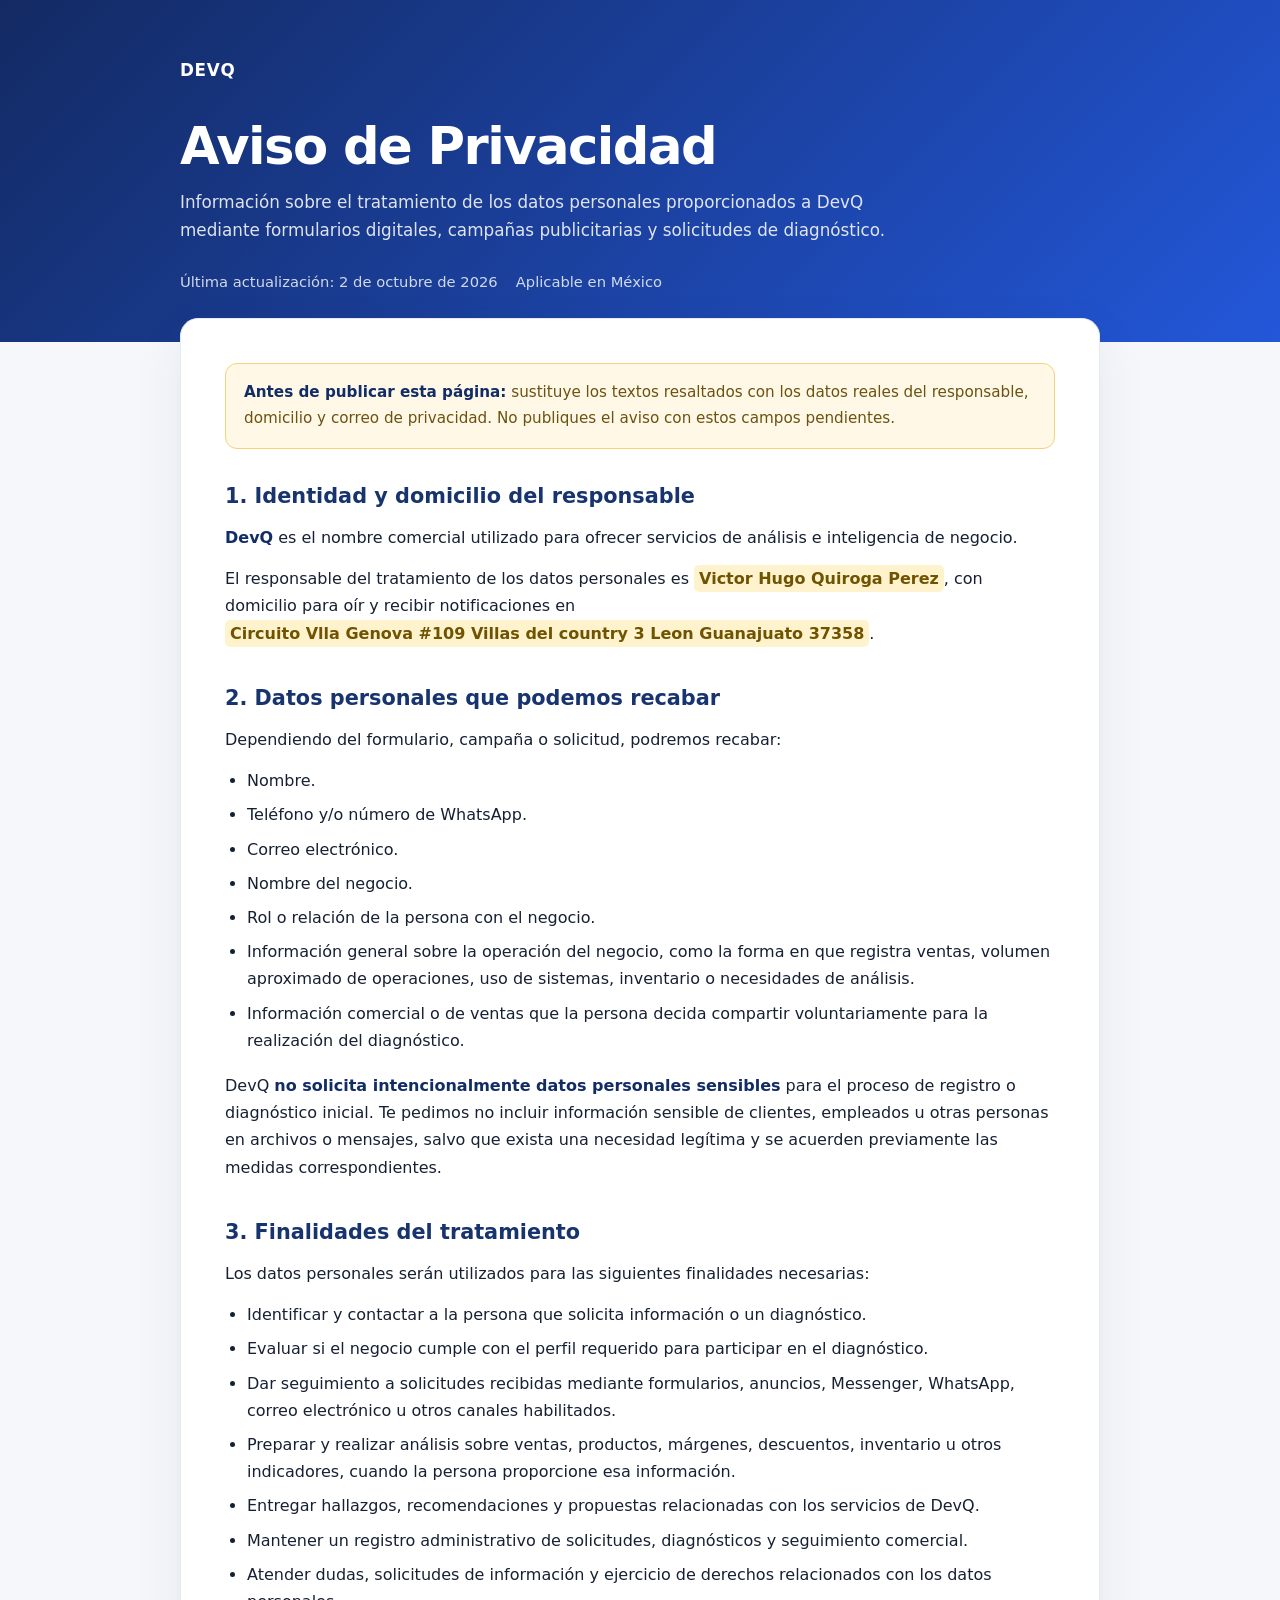
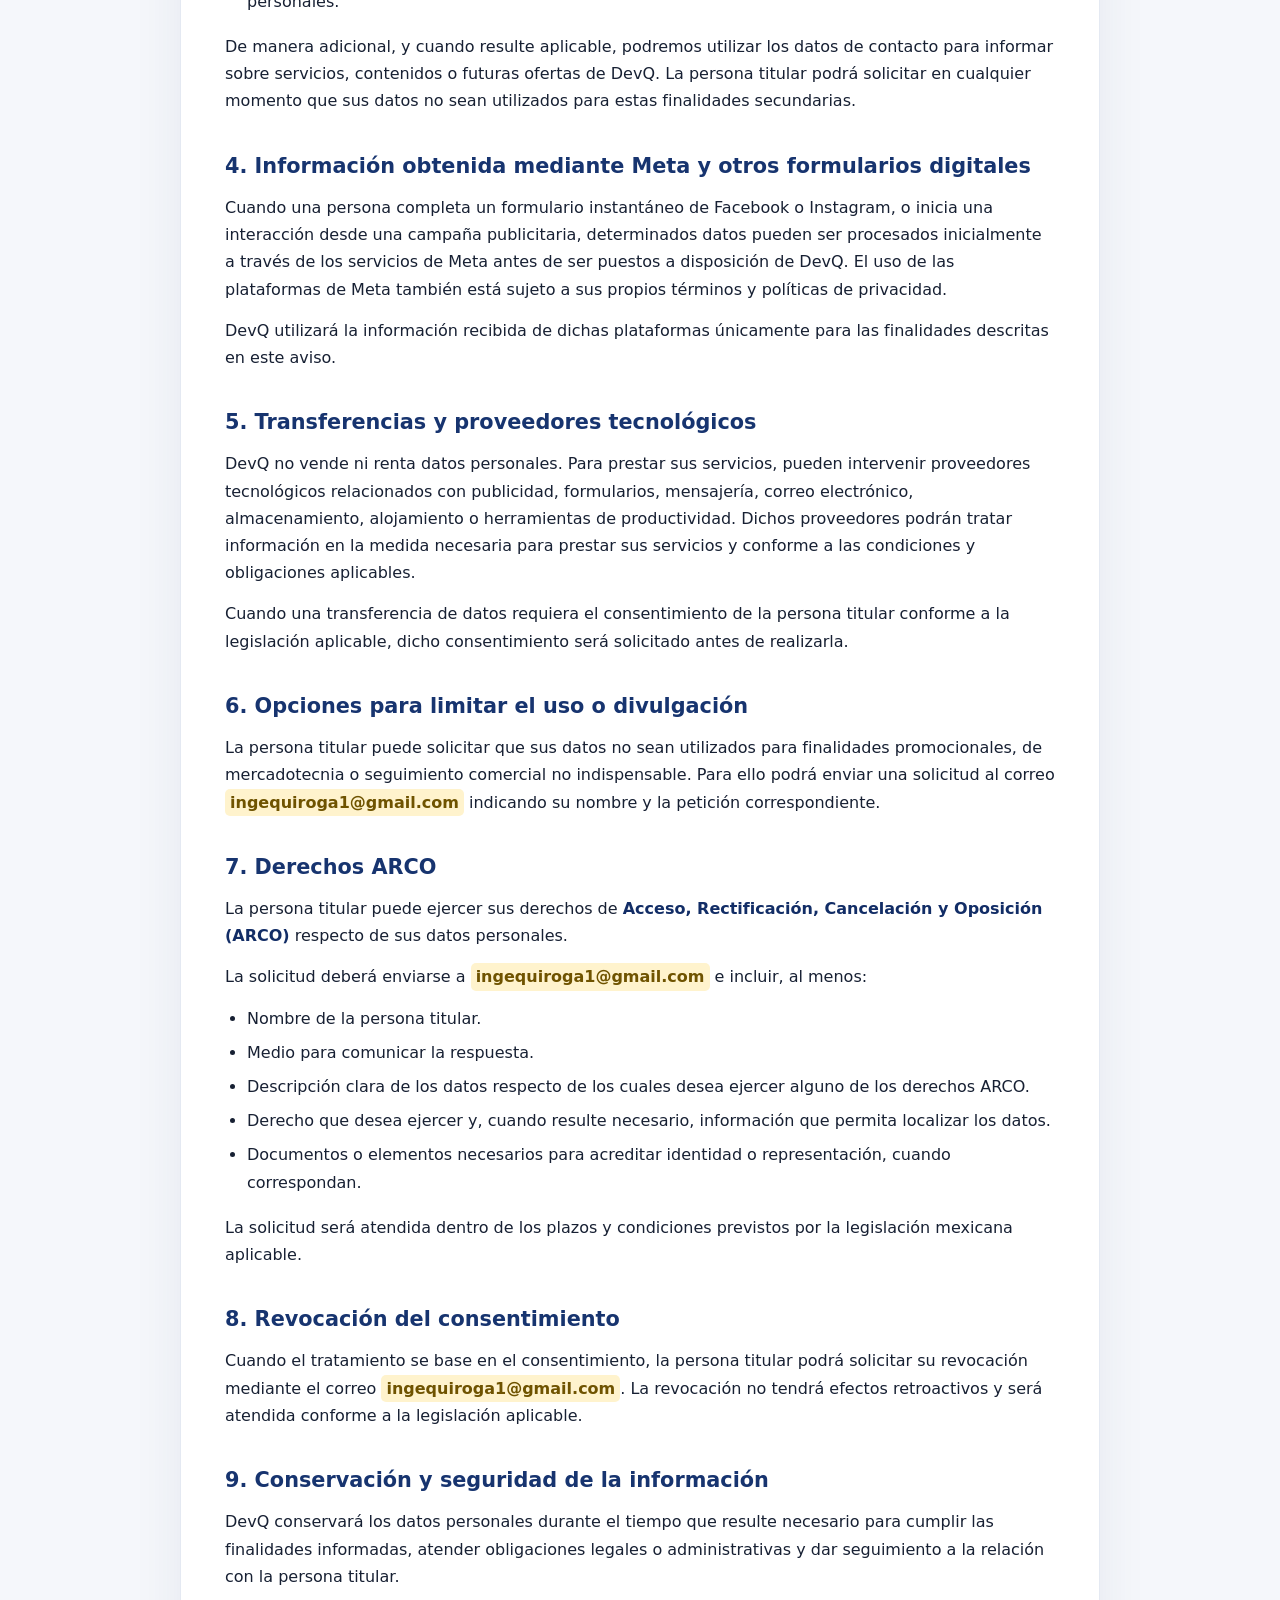
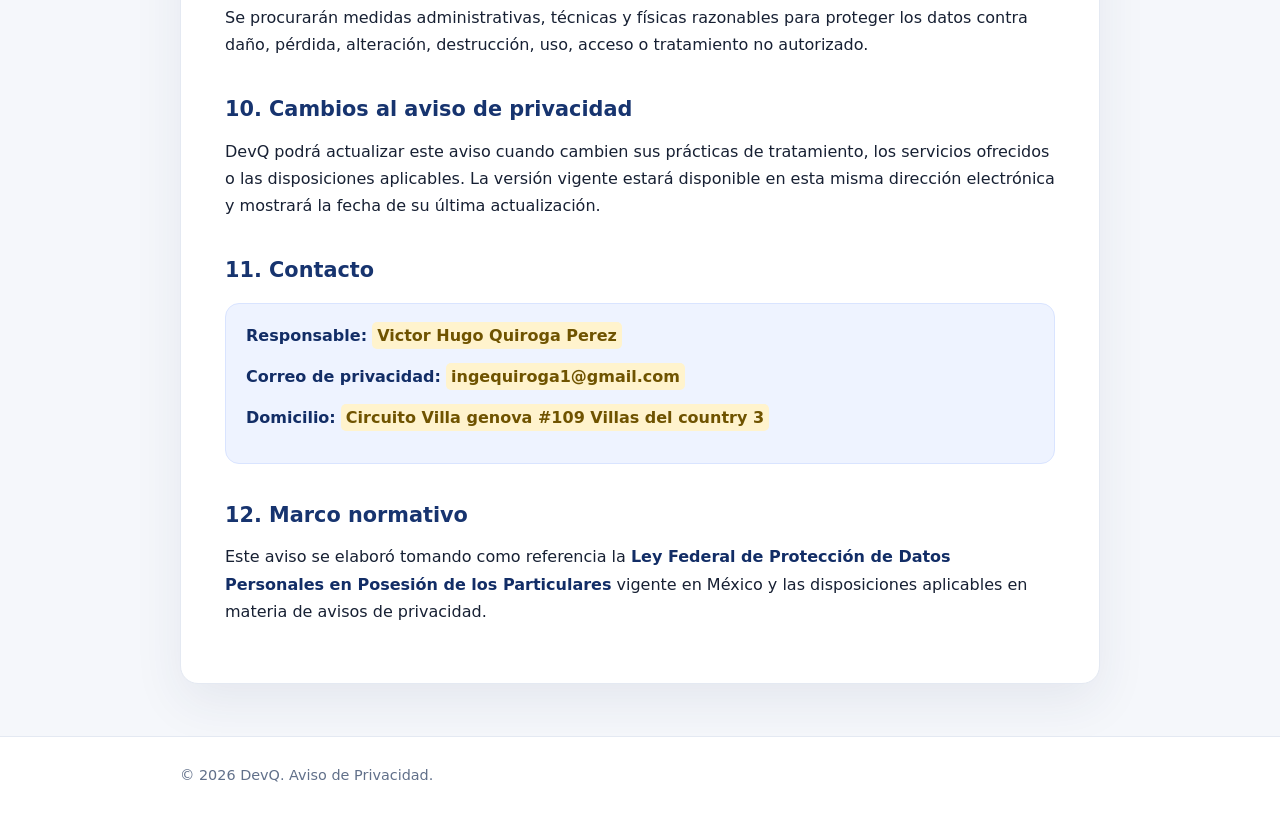
<file: index.html.html>
<!DOCTYPE html>
<html lang="es-MX">
<head>
  <meta charset="UTF-8" />
  <meta name="viewport" content="width=device-width, initial-scale=1.0" />
  <meta name="description" content="Aviso de Privacidad de DevQ para el tratamiento de datos personales recabados mediante formularios digitales y campañas publicitarias." />
  <meta name="robots" content="index,follow" />
  <title>Aviso de Privacidad | DevQ</title>
  <style>
    :root {
      --bg: #f5f7fb;
      --card: #ffffff;
      --text: #172033;
      --muted: #61708a;
      --border: #e4e9f2;
      --primary: #2357d9;
      --primary-soft: #eef3ff;
      --warning-bg: #fff8e6;
      --warning-border: #f2d27a;
      --warning-text: #6b5212;
      --shadow: 0 18px 50px rgba(33, 53, 93, 0.08);
      --radius: 18px;
    }

    * { box-sizing: border-box; }

    body {
      margin: 0;
      font-family: Inter, ui-sans-serif, system-ui, -apple-system, BlinkMacSystemFont, "Segoe UI", sans-serif;
      background: var(--bg);
      color: var(--text);
      line-height: 1.7;
    }

    .hero {
      background: linear-gradient(135deg, #132a63 0%, #2357d9 100%);
      color: white;
      padding: 56px 20px 48px;
    }

    .hero-inner,
    main,
    footer .inner {
      width: min(920px, calc(100% - 32px));
      margin: 0 auto;
    }

    .brand {
      font-weight: 800;
      letter-spacing: .04em;
      font-size: 1.05rem;
      margin-bottom: 34px;
    }

    h1 {
      font-size: clamp(2rem, 5vw, 3.2rem);
      line-height: 1.08;
      margin: 0 0 14px;
      letter-spacing: -.03em;
    }

    .subtitle {
      margin: 0;
      max-width: 720px;
      color: rgba(255,255,255,.86);
      font-size: 1.05rem;
    }

    main {
      margin-top: -24px;
      margin-bottom: 52px;
    }

    .card {
      background: var(--card);
      border: 1px solid var(--border);
      border-radius: var(--radius);
      box-shadow: var(--shadow);
      padding: clamp(24px, 4vw, 44px);
    }

    .notice {
      background: var(--warning-bg);
      border: 1px solid var(--warning-border);
      color: var(--warning-text);
      border-radius: 12px;
      padding: 16px 18px;
      margin: 0 0 30px;
      font-size: .95rem;
    }

    h2 {
      font-size: 1.3rem;
      margin: 34px 0 10px;
      color: #17346f;
    }

    h2:first-of-type { margin-top: 0; }

    p { margin: 0 0 14px; }

    ul {
      margin: 8px 0 18px;
      padding-left: 22px;
    }

    li { margin: 7px 0; }

    strong { color: #122d66; }

    .meta {
      display: flex;
      flex-wrap: wrap;
      gap: 10px 18px;
      margin-top: 24px;
      color: rgba(255,255,255,.8);
      font-size: .92rem;
    }

    .contact-box {
      background: var(--primary-soft);
      border: 1px solid #d9e4ff;
      border-radius: 14px;
      padding: 18px 20px;
      margin-top: 14px;
    }

    .placeholder {
      display: inline-block;
      background: #fff3cd;
      color: #6f5300;
      border-radius: 5px;
      padding: 0 5px;
      font-weight: 700;
    }

    a { color: var(--primary); }

    footer {
      border-top: 1px solid var(--border);
      background: #fff;
      color: var(--muted);
      padding: 26px 20px 34px;
      font-size: .9rem;
    }

    @media (max-width: 640px) {
      .hero { padding-top: 38px; }
      .brand { margin-bottom: 26px; }
      main { width: min(100% - 20px, 920px); }
      .card { border-radius: 14px; }
    }
  </style>
</head>
<body>
  <header class="hero">
    <div class="hero-inner">
      <div class="brand">DEVQ</div>
      <h1>Aviso de Privacidad</h1>
      <p class="subtitle">Información sobre el tratamiento de los datos personales proporcionados a DevQ mediante formularios digitales, campañas publicitarias y solicitudes de diagnóstico.</p>
      <div class="meta">
        <span>Última actualización: 2 de octubre de 2026</span>
        <span>Aplicable en México</span>
      </div>
    </div>
  </header>

  <main>
    <article class="card">
      <div class="notice">
        <strong>Antes de publicar esta página:</strong> sustituye los textos resaltados con los datos reales del responsable, domicilio y correo de privacidad. No publiques el aviso con estos campos pendientes.
      </div>

      <h2>1. Identidad y domicilio del responsable</h2>
      <p><strong>DevQ</strong> es el nombre comercial utilizado para ofrecer servicios de análisis e inteligencia de negocio.</p>
      <p>El responsable del tratamiento de los datos personales es <span class="placeholder">Victor Hugo Quiroga Perez</span>, con domicilio para oír y recibir notificaciones en <span class="placeholder">Circuito Vlla Genova #109 Villas del country 3 Leon Guanajuato 37358</span>.</p>

      <h2>2. Datos personales que podemos recabar</h2>
      <p>Dependiendo del formulario, campaña o solicitud, podremos recabar:</p>
      <ul>
        <li>Nombre.</li>
        <li>Teléfono y/o número de WhatsApp.</li>
        <li>Correo electrónico.</li>
        <li>Nombre del negocio.</li>
        <li>Rol o relación de la persona con el negocio.</li>
        <li>Información general sobre la operación del negocio, como la forma en que registra ventas, volumen aproximado de operaciones, uso de sistemas, inventario o necesidades de análisis.</li>
        <li>Información comercial o de ventas que la persona decida compartir voluntariamente para la realización del diagnóstico.</li>
      </ul>
      <p>DevQ <strong>no solicita intencionalmente datos personales sensibles</strong> para el proceso de registro o diagnóstico inicial. Te pedimos no incluir información sensible de clientes, empleados u otras personas en archivos o mensajes, salvo que exista una necesidad legítima y se acuerden previamente las medidas correspondientes.</p>

      <h2>3. Finalidades del tratamiento</h2>
      <p>Los datos personales serán utilizados para las siguientes finalidades necesarias:</p>
      <ul>
        <li>Identificar y contactar a la persona que solicita información o un diagnóstico.</li>
        <li>Evaluar si el negocio cumple con el perfil requerido para participar en el diagnóstico.</li>
        <li>Dar seguimiento a solicitudes recibidas mediante formularios, anuncios, Messenger, WhatsApp, correo electrónico u otros canales habilitados.</li>
        <li>Preparar y realizar análisis sobre ventas, productos, márgenes, descuentos, inventario u otros indicadores, cuando la persona proporcione esa información.</li>
        <li>Entregar hallazgos, recomendaciones y propuestas relacionadas con los servicios de DevQ.</li>
        <li>Mantener un registro administrativo de solicitudes, diagnósticos y seguimiento comercial.</li>
        <li>Atender dudas, solicitudes de información y ejercicio de derechos relacionados con los datos personales.</li>
      </ul>
      <p>De manera adicional, y cuando resulte aplicable, podremos utilizar los datos de contacto para informar sobre servicios, contenidos o futuras ofertas de DevQ. La persona titular podrá solicitar en cualquier momento que sus datos no sean utilizados para estas finalidades secundarias.</p>

      <h2>4. Información obtenida mediante Meta y otros formularios digitales</h2>
      <p>Cuando una persona completa un formulario instantáneo de Facebook o Instagram, o inicia una interacción desde una campaña publicitaria, determinados datos pueden ser procesados inicialmente a través de los servicios de Meta antes de ser puestos a disposición de DevQ. El uso de las plataformas de Meta también está sujeto a sus propios términos y políticas de privacidad.</p>
      <p>DevQ utilizará la información recibida de dichas plataformas únicamente para las finalidades descritas en este aviso.</p>

      <h2>5. Transferencias y proveedores tecnológicos</h2>
      <p>DevQ no vende ni renta datos personales. Para prestar sus servicios, pueden intervenir proveedores tecnológicos relacionados con publicidad, formularios, mensajería, correo electrónico, almacenamiento, alojamiento o herramientas de productividad. Dichos proveedores podrán tratar información en la medida necesaria para prestar sus servicios y conforme a las condiciones y obligaciones aplicables.</p>
      <p>Cuando una transferencia de datos requiera el consentimiento de la persona titular conforme a la legislación aplicable, dicho consentimiento será solicitado antes de realizarla.</p>

      <h2>6. Opciones para limitar el uso o divulgación</h2>
      <p>La persona titular puede solicitar que sus datos no sean utilizados para finalidades promocionales, de mercadotecnia o seguimiento comercial no indispensable. Para ello podrá enviar una solicitud al correo <span class="placeholder">ingequiroga1@gmail.com</span> indicando su nombre y la petición correspondiente.</p>

      <h2>7. Derechos ARCO</h2>
      <p>La persona titular puede ejercer sus derechos de <strong>Acceso, Rectificación, Cancelación y Oposición (ARCO)</strong> respecto de sus datos personales.</p>
      <p>La solicitud deberá enviarse a <span class="placeholder">ingequiroga1@gmail.com</span> e incluir, al menos:</p>
      <ul>
        <li>Nombre de la persona titular.</li>
        <li>Medio para comunicar la respuesta.</li>
        <li>Descripción clara de los datos respecto de los cuales desea ejercer alguno de los derechos ARCO.</li>
        <li>Derecho que desea ejercer y, cuando resulte necesario, información que permita localizar los datos.</li>
        <li>Documentos o elementos necesarios para acreditar identidad o representación, cuando correspondan.</li>
      </ul>
      <p>La solicitud será atendida dentro de los plazos y condiciones previstos por la legislación mexicana aplicable.</p>

      <h2>8. Revocación del consentimiento</h2>
      <p>Cuando el tratamiento se base en el consentimiento, la persona titular podrá solicitar su revocación mediante el correo <span class="placeholder">ingequiroga1@gmail.com</span>. La revocación no tendrá efectos retroactivos y será atendida conforme a la legislación aplicable.</p>

      <h2>9. Conservación y seguridad de la información</h2>
      <p>DevQ conservará los datos personales durante el tiempo que resulte necesario para cumplir las finalidades informadas, atender obligaciones legales o administrativas y dar seguimiento a la relación con la persona titular.</p>
      <p>Se procurarán medidas administrativas, técnicas y físicas razonables para proteger los datos contra daño, pérdida, alteración, destrucción, uso, acceso o tratamiento no autorizado.</p>

      <h2>10. Cambios al aviso de privacidad</h2>
      <p>DevQ podrá actualizar este aviso cuando cambien sus prácticas de tratamiento, los servicios ofrecidos o las disposiciones aplicables. La versión vigente estará disponible en esta misma dirección electrónica y mostrará la fecha de su última actualización.</p>

      <h2>11. Contacto</h2>
      <div class="contact-box">
        <p><strong>Responsable:</strong> <span class="placeholder">Victor Hugo Quiroga Perez</span></p>
        <p><strong>Correo de privacidad:</strong> <span class="placeholder">ingequiroga1@gmail.com</span></p>
        <p><strong>Domicilio:</strong> <span class="placeholder">Circuito Villa genova #109 Villas del country 3</span></p>
      </div>

      <h2>12. Marco normativo</h2>
      <p>Este aviso se elaboró tomando como referencia la <strong>Ley Federal de Protección de Datos Personales en Posesión de los Particulares</strong> vigente en México y las disposiciones aplicables en materia de avisos de privacidad.</p>
    </article>
  </main>

  <footer>
    <div class="inner">
      © 2026 DevQ. Aviso de Privacidad.
    </div>
  </footer>
</body>
</html>
</file>
